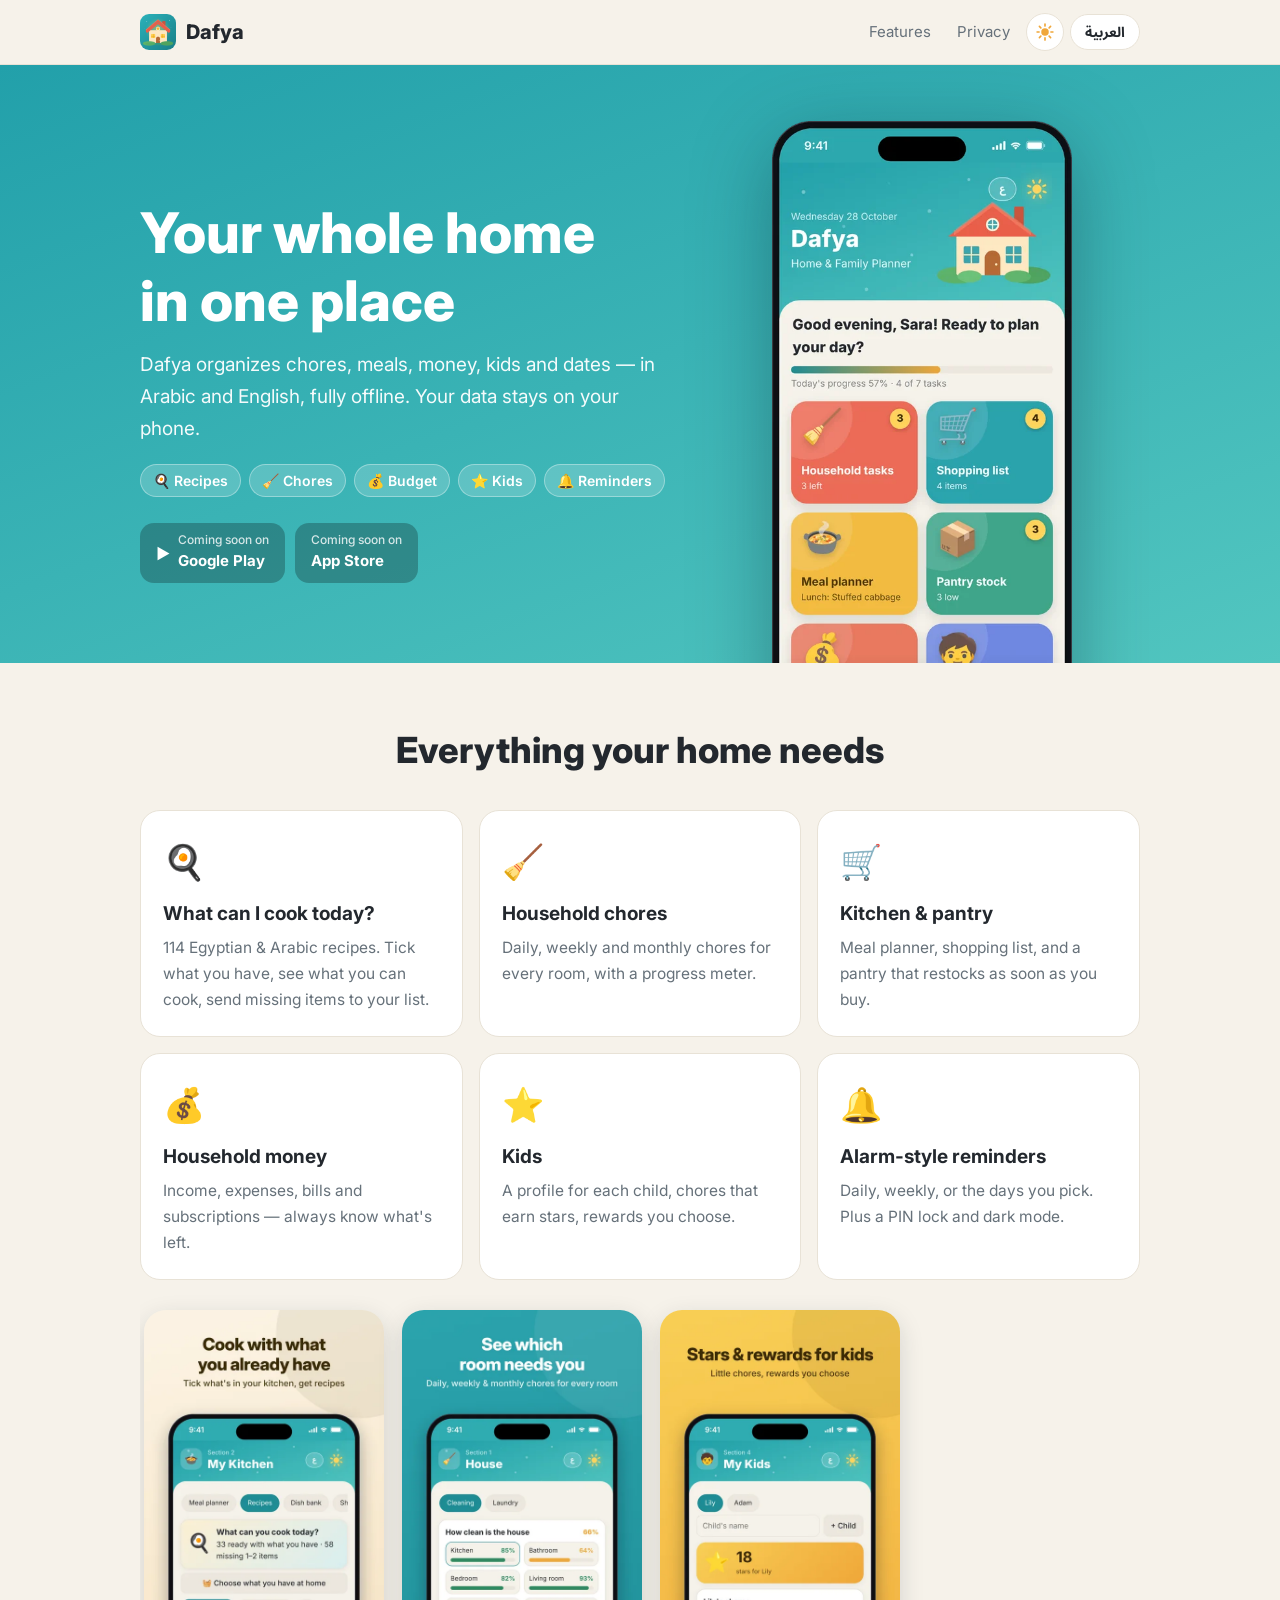
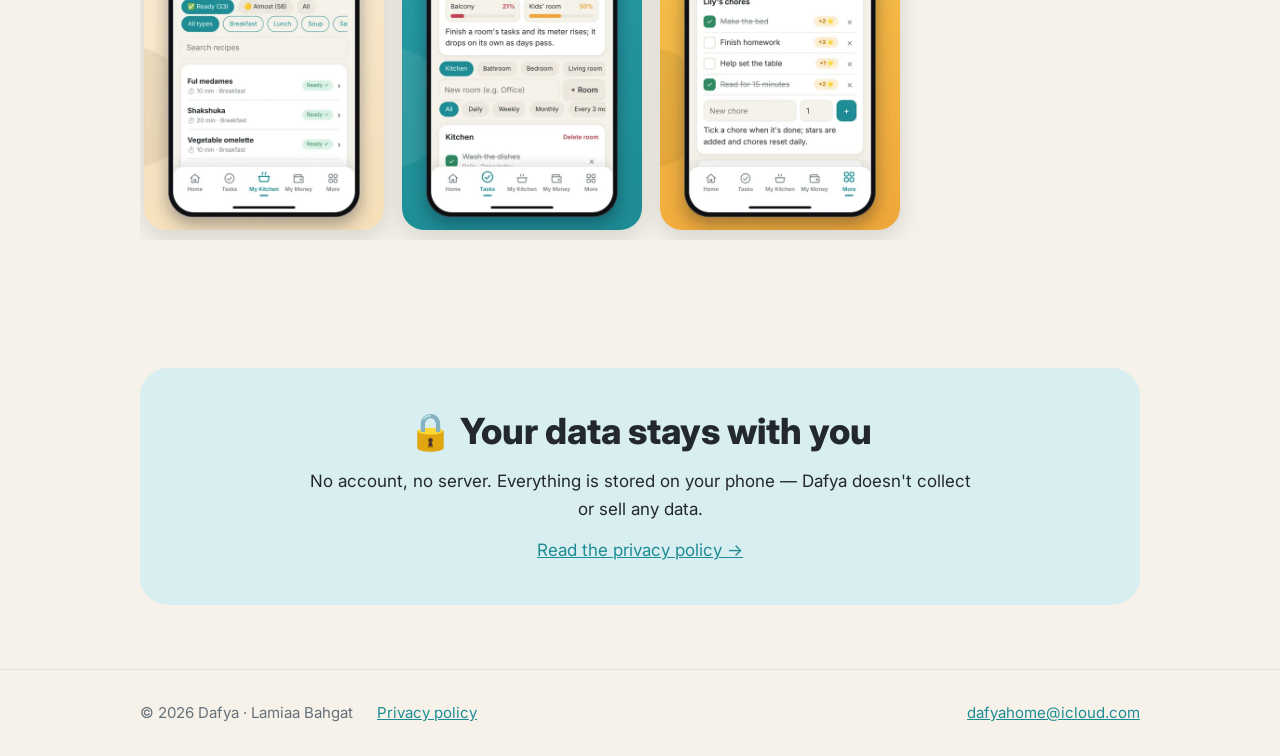
<file: index.html>
<!doctype html>
<html lang="ar" dir="rtl">
<head>
<meta charset="utf-8">
<meta name="viewport" content="width=device-width,initial-scale=1">
<title>دافية Dafya – منظّمة البيت والعيلة</title>
<meta name="description" content="Dafya – Home & Family Planner. Chores, meals, recipes, budget and kids in one place. Arabic & English, works offline.">
<meta property="og:title" content="Dafya – Home & Family Planner">
<meta property="og:description" content="Chores, meals, 114 recipes, budget and kids in one place. Arabic & English, works offline.">
<meta property="og:image" content="img/og.jpg">
<meta name="theme-color" content="#22a0aa">
<link rel="icon" href="img/favicon.png">
<link rel="apple-touch-icon" href="img/apple-touch-icon.png">
<link rel="preconnect" href="https://fonts.googleapis.com"><link rel="preconnect" href="https://fonts.gstatic.com" crossorigin>
<link href="https://fonts.googleapis.com/css2?family=Inter:wght@400;600;800&family=Noto+Sans+Arabic:wght@400;600;800&display=swap" rel="stylesheet">
<link rel="stylesheet" href="style.css?v=2">
<script src="lang.js?v=2"></script>
</head>
<body>
<span hidden data-title-ar="دافية Dafya – منظّمة البيت والعيلة" data-title-en="Dafya – Home & Family Planner"></span>

<header class="top"><div class="wrap">
  <a class="brand" href="./"><img src="img/icon.png" alt=""><span data-lang="ar">دافية</span><span data-lang="en">Dafya</span></a>
  <nav>
    <a class="hide-sm" href="#features"><span data-lang="ar">المميزات</span><span data-lang="en">Features</span></a>
    <a href="privacy.html"><span data-lang="ar">الخصوصية</span><span data-lang="en">Privacy</span></a>
    <button class="theme" id="themeBtn" type="button" aria-label="Dark mode"><svg viewBox="0 0 24 24" fill="none" stroke="#f0a73a" stroke-width="2" stroke-linecap="round"><circle cx="12" cy="12" r="4.5" fill="#f0a73a" stroke="none"/><path d="M12 2.5v2.4M12 19.1v2.4M2.5 12h2.4M19.1 12h2.4M5.3 5.3 7 7M17 17l1.7 1.7M5.3 18.7 7 17M17 7l1.7-1.7"/></svg></button><button class="lang" id="langBtn" type="button">English</button>
  </nav>
</div></header>

<div class="hero"><div class="wrap">
  <div>
    <h1 data-lang="ar">بيتك كله<br>في مكان واحد</h1>
    <h1 data-lang="en">Your whole home<br>in one place</h1>
    <p data-lang="ar">دافية بتنظّم المهام والأكل والفلوس والأولاد والمواعيد، بالعربي والإنجليزي، ومن غير نت. وبياناتك بتفضل على تليفونك إنتي.</p>
    <p data-lang="en">Dafya organizes chores, meals, money, kids and dates — in Arabic and English, fully offline. Your data stays on your phone.</p>
    <div class="chips" data-lang="ar"><span>🍳 وصفات</span><span>🧹 مهام</span><span>💰 مصروف</span><span>⭐ أولاد</span><span>🔔 تذكيرات</span></div>
    <div class="chips" data-lang="en"><span>🍳 Recipes</span><span>🧹 Chores</span><span>💰 Budget</span><span>⭐ Kids</span><span>🔔 Reminders</span></div>
    <div class="badges">
      <span class="badge">▶ <span><small data-lang="ar">قريبًا على</small><small data-lang="en">Coming soon on</small>Google Play</span></span>
      <span class="badge"> <span><small data-lang="ar">قريبًا على</small><small data-lang="en">Coming soon on</small>App Store</span></span>
    </div>
  </div>
  <div class="shot">
    <img data-lang="ar" src="img/ar_phone.webp" alt="دافية – الشاشة الرئيسية">
    <img data-lang="en" src="img/en_phone.webp" alt="Dafya home screen">
  </div>
</div></div>

<section id="features"><div class="wrap">
  <h2 data-lang="ar">كل اللي البيت محتاجه</h2><h2 data-lang="en">Everything your home needs</h2>
  <div class="features">
    <div class="f"><div class="ic">🍳</div>
      <h3 data-lang="ar">تطبخي إيه النهارده؟</h3><h3 data-lang="en">What can I cook today?</h3>
      <p data-lang="ar">114 وصفة مصرية وعربية. حدّدي اللي عندك، ودافية تقولك تعملي إيه، والناقص يروح لقايمة التسوق.</p>
      <p data-lang="en">114 Egyptian & Arabic recipes. Tick what you have, see what you can cook, send missing items to your list.</p></div>
    <div class="f"><div class="ic">🧹</div>
      <h3 data-lang="ar">مهام البيت</h3><h3 data-lang="en">Household chores</h3>
      <p data-lang="ar">مهام يومية وأسبوعية وشهرية لكل أوضة، ونسبة بتوريكي فاضل إيه.</p>
      <p data-lang="en">Daily, weekly and monthly chores for every room, with a progress meter.</p></div>
    <div class="f"><div class="ic">🛒</div>
      <h3 data-lang="ar">المطبخ والمخزون</h3><h3 data-lang="en">Kitchen & pantry</h3>
      <p data-lang="ar">مخطط وجبات، وقايمة تسوق، ومخزون بيرجع «متوفر» أول ما تشتري.</p>
      <p data-lang="en">Meal planner, shopping list, and a pantry that restocks as soon as you buy.</p></div>
    <div class="f"><div class="ic">💰</div>
      <h3 data-lang="ar">فلوس البيت</h3><h3 data-lang="en">Household money</h3>
      <p data-lang="ar">الدخل والمصاريف والفواتير والاشتراكات، واعرفي باقي معاكي كام.</p>
      <p data-lang="en">Income, expenses, bills and subscriptions — always know what's left.</p></div>
    <div class="f"><div class="ic">⭐</div>
      <h3 data-lang="ar">الأولاد</h3><h3 data-lang="en">Kids</h3>
      <p data-lang="ar">ملف لكل طفل، ومهام بالنجوم، ومكافآت إنتي اللي بتختاريها.</p>
      <p data-lang="en">A profile for each child, chores that earn stars, rewards you choose.</p></div>
    <div class="f"><div class="ic">🔔</div>
      <h3 data-lang="ar">تذكيرات زي المنبه</h3><h3 data-lang="en">Alarm-style reminders</h3>
      <p data-lang="ar">كل يوم، كل أسبوع، أو أيام تختاريها. وقفل برقم سري ووضع ليلي.</p>
      <p data-lang="en">Daily, weekly, or the days you pick. Plus a PIN lock and dark mode.</p></div>
  </div>
  <div class="shots" data-lang="ar">
    <img src="img/ar_2_recipes.webp" alt="" loading="lazy"><img src="img/ar_4_house.webp" alt="" loading="lazy"><img src="img/ar_6_kids.webp" alt="" loading="lazy">
  </div>
  <div class="shots" data-lang="en">
    <img src="img/en_2_recipes.webp" alt="" loading="lazy"><img src="img/en_4_house.webp" alt="" loading="lazy"><img src="img/en_6_kids.webp" alt="" loading="lazy">
  </div>
</div></section>

<section><div class="wrap"><div class="priv">
  <h2 data-lang="ar">🔒 بياناتك عندك إنتي</h2><h2 data-lang="en">🔒 Your data stays with you</h2>
  <p data-lang="ar">من غير حساب، ومن غير خادم. كل حاجة متخزنة على تليفونك، ودافية مش بتجمع ولا بتبيع أي بيانات.</p>
  <p data-lang="en">No account, no server. Everything is stored on your phone — Dafya doesn't collect or sell any data.</p>
  <p><a href="privacy.html"><span data-lang="ar">اقرئي سياسة الخصوصية ←</span><span data-lang="en">Read the privacy policy →</span></a></p>
</div></div></section>

<footer><div class="wrap">
  <span>© 2026 Dafya · Lamiaa Bahgat</span>
  <a href="privacy.html"><span data-lang="ar">سياسة الخصوصية</span><span data-lang="en">Privacy policy</span></a>
  <a class="sp" href="mailto:dafyahome@icloud.com">dafyahome@icloud.com</a>
</div></footer>
</body>
</html>
</file>
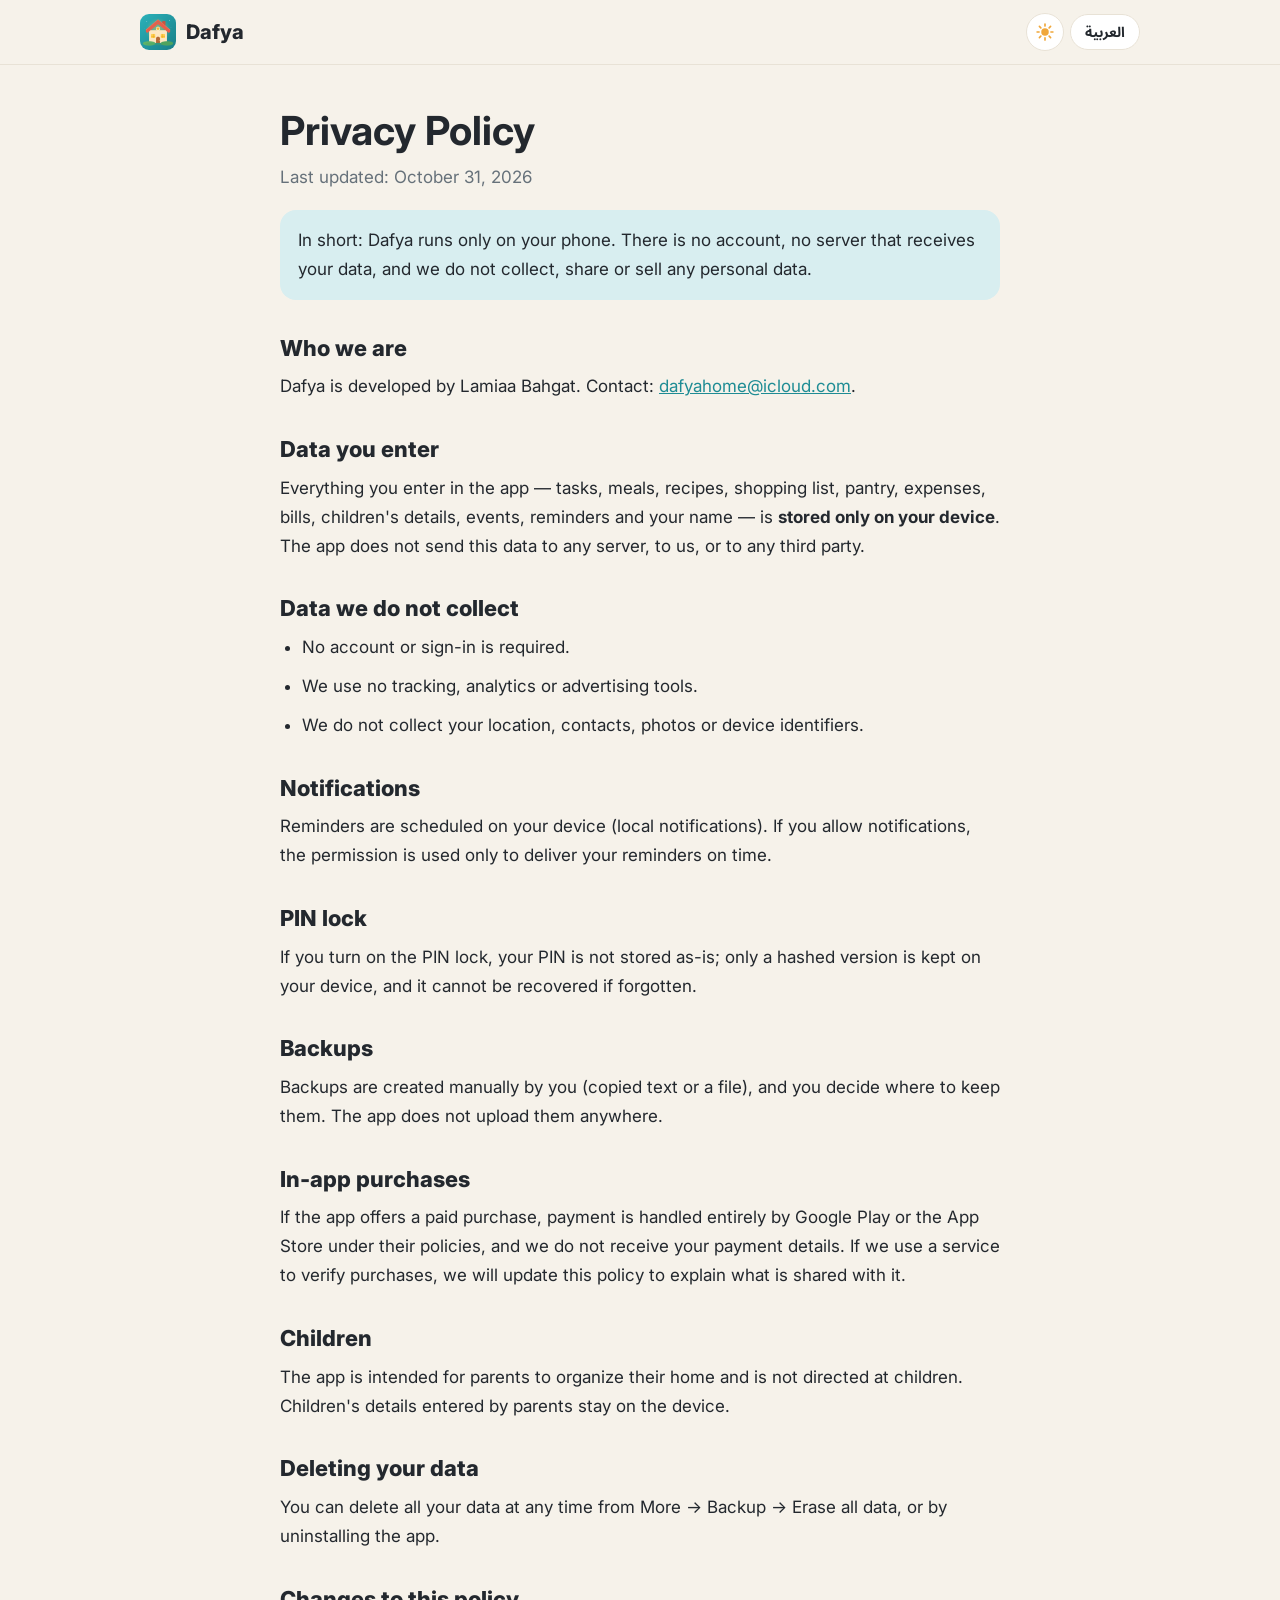
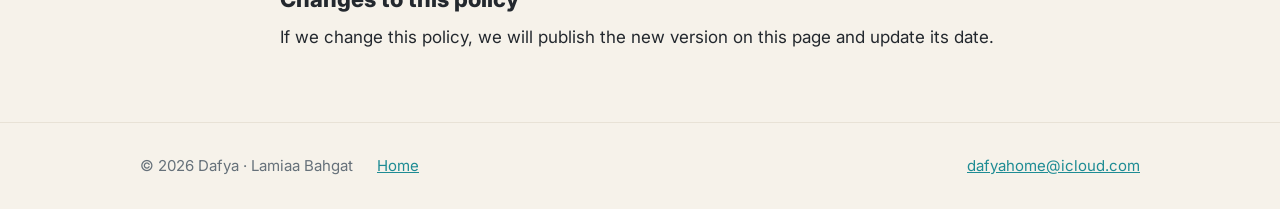
<file: privacy.html>
<!doctype html>
<html lang="ar" dir="rtl">
<head>
<meta charset="utf-8">
<meta name="viewport" content="width=device-width,initial-scale=1">
<title>سياسة الخصوصية – دافية Dafya</title>
<meta name="description" content="Dafya privacy policy. Dafya stores all your data on your device and does not collect, share or sell personal data.">
<link rel="icon" href="img/favicon.png">
<link rel="preconnect" href="https://fonts.googleapis.com"><link rel="preconnect" href="https://fonts.gstatic.com" crossorigin>
<link href="https://fonts.googleapis.com/css2?family=Inter:wght@400;600;800&family=Noto+Sans+Arabic:wght@400;600;800&display=swap" rel="stylesheet">
<link rel="stylesheet" href="style.css?v=2">
<script src="lang.js?v=2"></script>
</head>
<body>
<span hidden data-title-ar="سياسة الخصوصية – دافية Dafya" data-title-en="Privacy Policy – Dafya"></span>
<header class="top"><div class="wrap">
  <a class="brand" href="./"><img src="img/icon.png" alt=""><span data-lang="ar">دافية</span><span data-lang="en">Dafya</span></a>
  <nav><button class="theme" id="themeBtn" type="button" aria-label="Dark mode"><svg viewBox="0 0 24 24" fill="none" stroke="#f0a73a" stroke-width="2" stroke-linecap="round"><circle cx="12" cy="12" r="4.5" fill="#f0a73a" stroke="none"/><path d="M12 2.5v2.4M12 19.1v2.4M2.5 12h2.4M19.1 12h2.4M5.3 5.3 7 7M17 17l1.7 1.7M5.3 18.7 7 17M17 7l1.7-1.7"/></svg></button><button class="lang" id="langBtn" type="button">English</button></nav>
</div></header>

<main class="doc">
<!-- ================= العربية ================= -->
<div data-lang="ar">
  <h1>سياسة الخصوصية</h1>
  <p class="date">آخر تحديث: 31 أكتوبر 2026</p>
  <div class="box">الخلاصة: دافية بتشتغل على تليفونك بس. مفيش حساب، ومفيش خادم بيستقبل بياناتك، ومش بنجمع ولا بنشارك ولا بنبيع أي بيانات شخصية.</div>

  <h2>مين إحنا</h2>
  <p>تطبيق «دافية» (Dafya) بتطوّره لمياء بهجت. للتواصل: <a href="mailto:dafyahome@icloud.com">dafyahome@icloud.com</a>.</p>

  <h2>البيانات اللي بتدخليها</h2>
  <p>كل اللي بتكتبيه في التطبيق، زي المهام والوجبات والوصفات وقايمة التسوق والمخزون والمصاريف والفواتير وبيانات الأولاد والمواعيد والتذكيرات واسمك، <b>متخزن على جهازك بس</b>. التطبيق مش بيبعت البيانات دي لأي خادم، ولا لينا، ولا لأي طرف تالت.</p>

  <h2>بيانات مش بنجمعها</h2>
  <ul>
    <li>مش بنطلب حساب ولا تسجيل دخول.</li>
    <li>مش بنستخدم أدوات تتبّع أو تحليلات أو إعلانات.</li>
    <li>مش بنجمع موقعك، ولا جهات الاتصال، ولا الصور، ولا أي معرّف للجهاز.</li>
  </ul>

  <h2>الإشعارات</h2>
  <p>التذكيرات بتتجدول على جهازك نفسه (إشعارات محلية). لو وافقتي على إذن الإشعارات، الإذن ده بيستخدم بس عشان يوصلك التذكير في ميعاده.</p>

  <h2>القفل بالرقم السري</h2>
  <p>لو فعّلتي القفل، الرقم السري مش بيتخزن زي ما هو؛ بيتخزن منه نسخة مشفّرة على جهازك بس، ومحدش يقدر يرجّعه لو نسيتيه.</p>

  <h2>النسخة الاحتياطية</h2>
  <p>النسخة الاحتياطية بتعمليها إنتي بإيدك (نسخ نص أو ملف)، وإنتي اللي بتقرري تحفظيها فين. التطبيق مش بيرفعها لأي مكان.</p>

  <h2>المشتريات داخل التطبيق</h2>
  <p>لو التطبيق فيه شراء مدفوع، الدفع بيتم بالكامل عن طريق جوجل بلاي أو آب ستور حسب سياساتهم، ومش بنستلم بيانات الدفع بتاعتك. لو استخدمنا خدمة للتحقق من الشراء، هنحدّث السياسة دي ونوضّح البيانات اللي بتتشارك معاها.</p>

  <h2>الأطفال</h2>
  <p>التطبيق موجّه للأهل لتنظيم البيت، ومش موجّه للأطفال. بيانات الأولاد اللي بيدخلها الأهل بتفضل على الجهاز بس.</p>

  <h2>مسح بياناتك</h2>
  <p>تقدري تمسحي كل بياناتك في أي وقت من «المزيد ← نسخة احتياطية ← مسح كل البيانات»، أو بمسح التطبيق من الجهاز.</p>

  <h2>تغييرات على السياسة</h2>
  <p>لو غيّرنا السياسة دي هننشر النسخة الجديدة في الصفحة دي ونحدّث تاريخها.</p>
</div>

<!-- ================= English ================= -->
<div data-lang="en">
  <h1>Privacy Policy</h1>
  <p class="date">Last updated: October 31, 2026</p>
  <div class="box">In short: Dafya runs only on your phone. There is no account, no server that receives your data, and we do not collect, share or sell any personal data.</div>

  <h2>Who we are</h2>
  <p>Dafya is developed by Lamiaa Bahgat. Contact: <a href="mailto:dafyahome@icloud.com">dafyahome@icloud.com</a>.</p>

  <h2>Data you enter</h2>
  <p>Everything you enter in the app — tasks, meals, recipes, shopping list, pantry, expenses, bills, children's details, events, reminders and your name — is <b>stored only on your device</b>. The app does not send this data to any server, to us, or to any third party.</p>

  <h2>Data we do not collect</h2>
  <ul>
    <li>No account or sign-in is required.</li>
    <li>We use no tracking, analytics or advertising tools.</li>
    <li>We do not collect your location, contacts, photos or device identifiers.</li>
  </ul>

  <h2>Notifications</h2>
  <p>Reminders are scheduled on your device (local notifications). If you allow notifications, the permission is used only to deliver your reminders on time.</p>

  <h2>PIN lock</h2>
  <p>If you turn on the PIN lock, your PIN is not stored as-is; only a hashed version is kept on your device, and it cannot be recovered if forgotten.</p>

  <h2>Backups</h2>
  <p>Backups are created manually by you (copied text or a file), and you decide where to keep them. The app does not upload them anywhere.</p>

  <h2>In-app purchases</h2>
  <p>If the app offers a paid purchase, payment is handled entirely by Google Play or the App Store under their policies, and we do not receive your payment details. If we use a service to verify purchases, we will update this policy to explain what is shared with it.</p>

  <h2>Children</h2>
  <p>The app is intended for parents to organize their home and is not directed at children. Children's details entered by parents stay on the device.</p>

  <h2>Deleting your data</h2>
  <p>You can delete all your data at any time from More → Backup → Erase all data, or by uninstalling the app.</p>

  <h2>Changes to this policy</h2>
  <p>If we change this policy, we will publish the new version on this page and update its date.</p>
</div>
</main>

<footer><div class="wrap">
  <span>© 2026 Dafya · Lamiaa Bahgat</span>
  <a href="./"><span data-lang="ar">الرئيسية</span><span data-lang="en">Home</span></a>
  <a class="sp" href="mailto:dafyahome@icloud.com">dafyahome@icloud.com</a>
</div></footer>
</body>
</html>
</file>
<file: style.css>
:root{
  --bg:#f6f2ea; --card:#fff; --ink:#23282e; --muted:#66717a; --line:#e8e2d6;
  --pri:#1e8c94; --pri2:#52c6c0; --acc:#f0a73a; --soft:#d8eef0;
}
:root[data-theme="dark"]{--bg:#12152e; --card:#1c2142; --ink:#eceefb; --muted:#a3a9cf; --line:#2b3160; --pri:#5cc7cf; --soft:#1f3b5a;color-scheme:dark}
*{box-sizing:border-box;margin:0}
html{scroll-behavior:smooth}
body{background:var(--bg);color:var(--ink);font-family:"Noto Sans Arabic","Inter",system-ui,-apple-system,"Segoe UI",sans-serif;line-height:1.7;font-size:17px}
html[lang="en"] body{font-family:"Inter","Noto Sans Arabic",system-ui,-apple-system,"Segoe UI",sans-serif}
a{color:var(--pri)}
.wrap{max-width:1040px;margin:0 auto;padding:0 20px}
header.top{position:sticky;top:0;z-index:10;background:color-mix(in srgb,var(--bg) 88%,transparent);backdrop-filter:blur(10px);border-bottom:1px solid var(--line)}
header.top .wrap{display:flex;align-items:center;gap:12px;height:64px}
.brand{display:flex;align-items:center;gap:10px;font-weight:800;font-size:20px;color:var(--ink);text-decoration:none}
.brand img{width:36px;height:36px;border-radius:9px}
header.top nav{margin-inline-start:auto;display:flex;gap:6px;align-items:center}
header.top nav a{text-decoration:none;color:var(--muted);font-size:15px;padding:6px 10px;border-radius:99px}
header.top nav a:hover{color:var(--ink)}
.theme{width:38px;height:38px;border-radius:50%;border:1.5px solid var(--line);background:var(--card);cursor:pointer;display:flex;align-items:center;justify-content:center;padding:0}
.theme svg{width:20px;height:20px}
.lang{border:1.5px solid var(--line);background:var(--card);color:var(--ink);font:inherit;font-weight:700;font-size:14px;padding:5px 14px;border-radius:99px;cursor:pointer}
.hero{background:linear-gradient(160deg,#22a0aa,#52c6c0);color:#fff;overflow:hidden}
:root[data-theme="dark"] .hero{background:linear-gradient(160deg,#161b4a,#2c3484)}
.hero .wrap{display:grid;grid-template-columns:1.1fr .9fr;gap:30px;align-items:center;padding-top:56px;padding-bottom:0}
.hero h1{font-size:clamp(34px,6vw,56px);line-height:1.2;font-weight:800}
.hero p{font-size:19px;opacity:.95;margin-top:14px;max-width:34em}
.badges{display:flex;flex-wrap:wrap;gap:10px;margin-top:26px}
.badge{display:inline-flex;align-items:center;gap:8px;background:rgba(0,0,0,.25);color:#fff;border-radius:14px;padding:10px 16px;font-weight:700;font-size:15px}
.badge small{display:block;font-weight:500;opacity:.8;font-size:12px;line-height:1.2}
.chips{display:flex;flex-wrap:wrap;gap:8px;margin-top:18px}
.chips span{background:rgba(255,255,255,.18);border:1px solid rgba(255,255,255,.35);border-radius:99px;padding:4px 12px;font-size:14px;font-weight:600}
.hero .shot{align-self:end;display:flex;justify-content:center}
.hero .shot img{width:min(300px,72%);display:block;filter:drop-shadow(0 20px 40px rgba(0,30,40,.35));margin-bottom:-90px}
.hero{padding-bottom:0}.hero .wrap{padding-bottom:0}
section{padding:64px 0}
h2{font-size:clamp(26px,4vw,36px);line-height:1.3;font-weight:800;text-align:center}
.lead{text-align:center;color:var(--muted);max-width:40em;margin:10px auto 0}
.features{display:grid;grid-template-columns:repeat(3,1fr);gap:16px;margin-top:36px}
.f{background:var(--card);border:1px solid var(--line);border-radius:20px;padding:22px}
.f .ic{font-size:34px}
.f h3{font-size:19px;margin-top:8px}
.f p{color:var(--muted);font-size:15.5px;margin-top:4px}
.shots{display:flex;gap:18px;overflow-x:auto;padding:30px 4px 10px;scroll-snap-type:x mandatory}
.shots img{height:520px;width:auto;border-radius:22px;scroll-snap-align:center;flex:none;box-shadow:0 8px 24px rgba(20,40,50,.15)}
.priv{background:var(--soft);border-radius:28px;padding:40px 28px;text-align:center}
.priv p{max-width:40em;margin:12px auto 0}
footer{border-top:1px solid var(--line);padding:30px 0;color:var(--muted);font-size:15px}
footer .wrap{display:flex;flex-wrap:wrap;gap:14px 24px;align-items:center}
footer .sp{margin-inline-start:auto}
/* privacy page */
.doc{max-width:760px;margin:0 auto;padding:40px 20px 70px}
.doc h1{font-size:clamp(28px,5vw,40px);line-height:1.3}
.doc .date{color:var(--muted);margin-top:6px}
.doc h2{text-align:start;font-size:22px;margin-top:34px}
.doc p,.doc li{margin-top:10px}
.doc ul{padding-inline-start:22px}
.doc .box{background:var(--soft);border-radius:16px;padding:16px 18px;margin-top:18px}
html[lang="ar"] [data-lang="en"],html[lang="en"] [data-lang="ar"]{display:none!important}
@media (max-width:820px){
  .hero .wrap{grid-template-columns:1fr;text-align:center;padding-top:40px}
  .badges,.chips{justify-content:center}
  .hero p{margin-inline:auto}
  .features{grid-template-columns:1fr 1fr}
  header.top nav a.hide-sm{display:none}
}
@media (max-width:540px){
  .features{grid-template-columns:1fr}
  .shots img{height:440px}
  body{font-size:16px}
}
</file>
